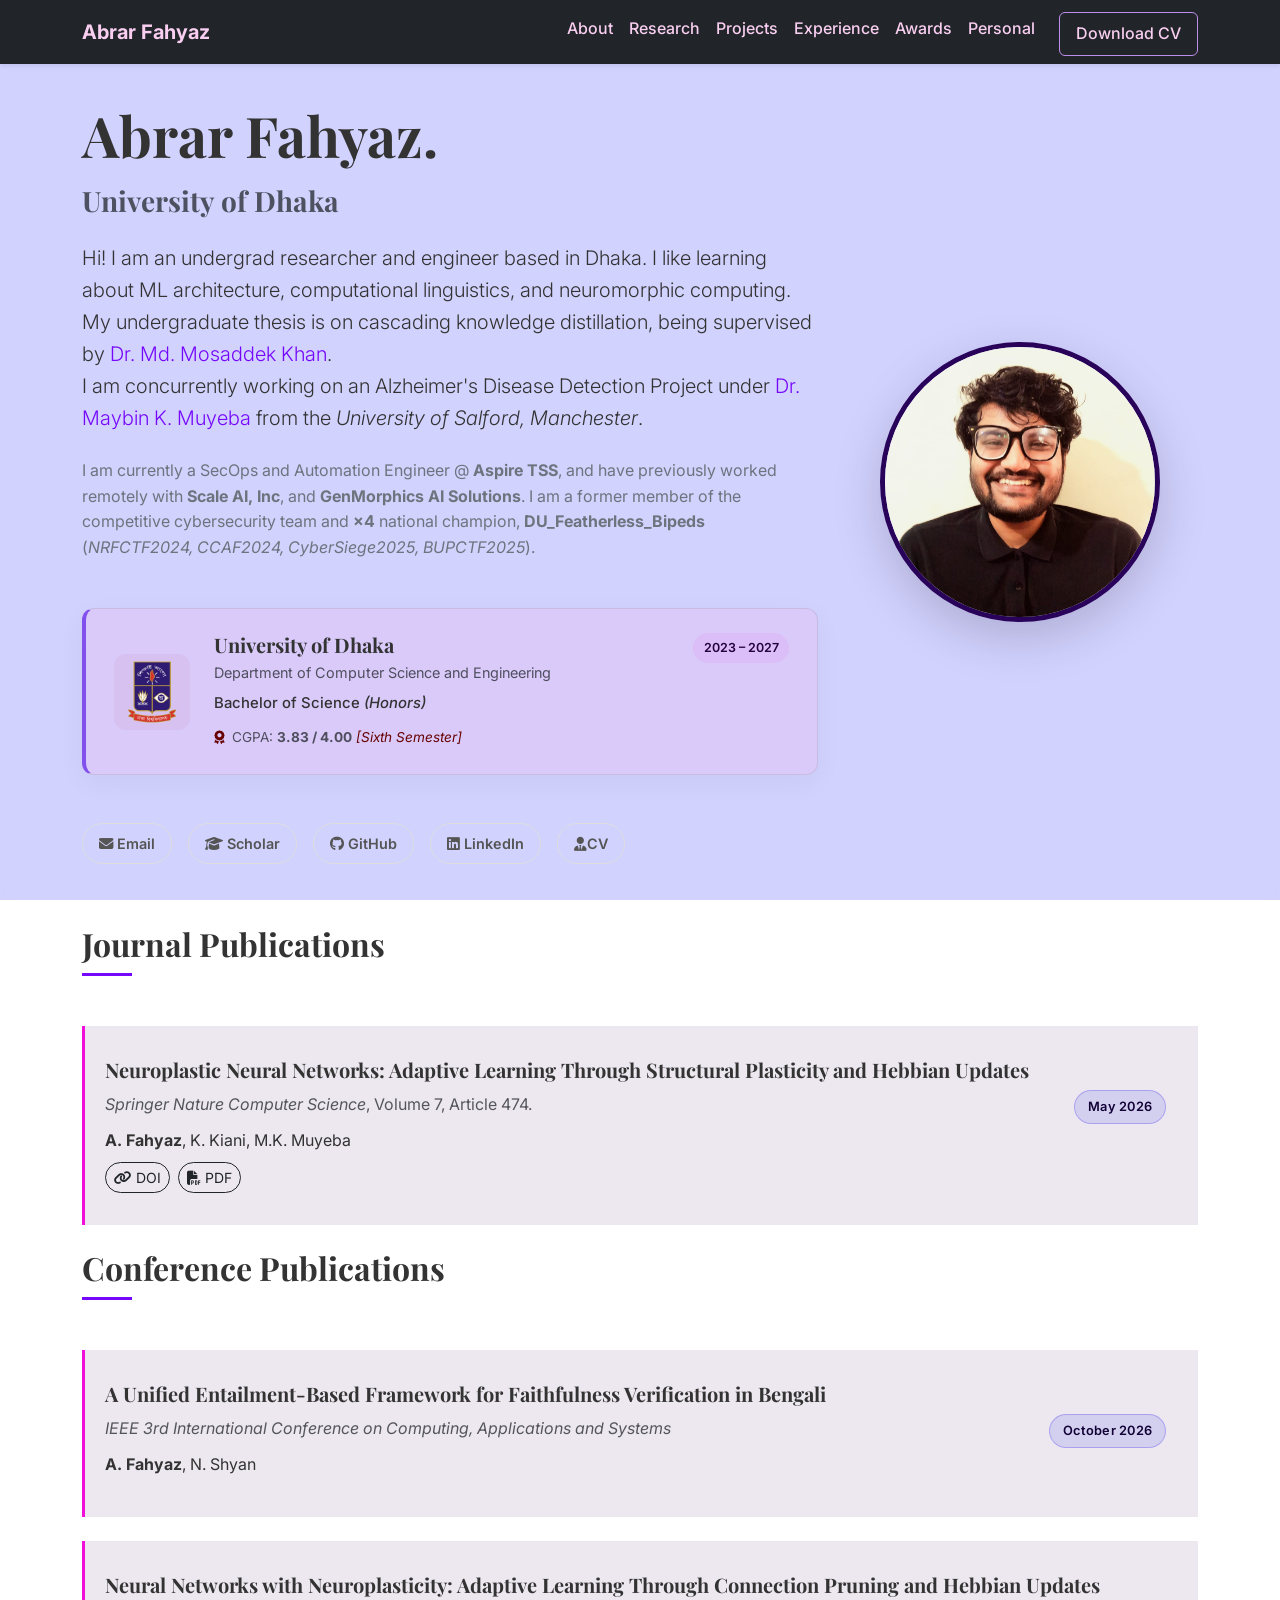
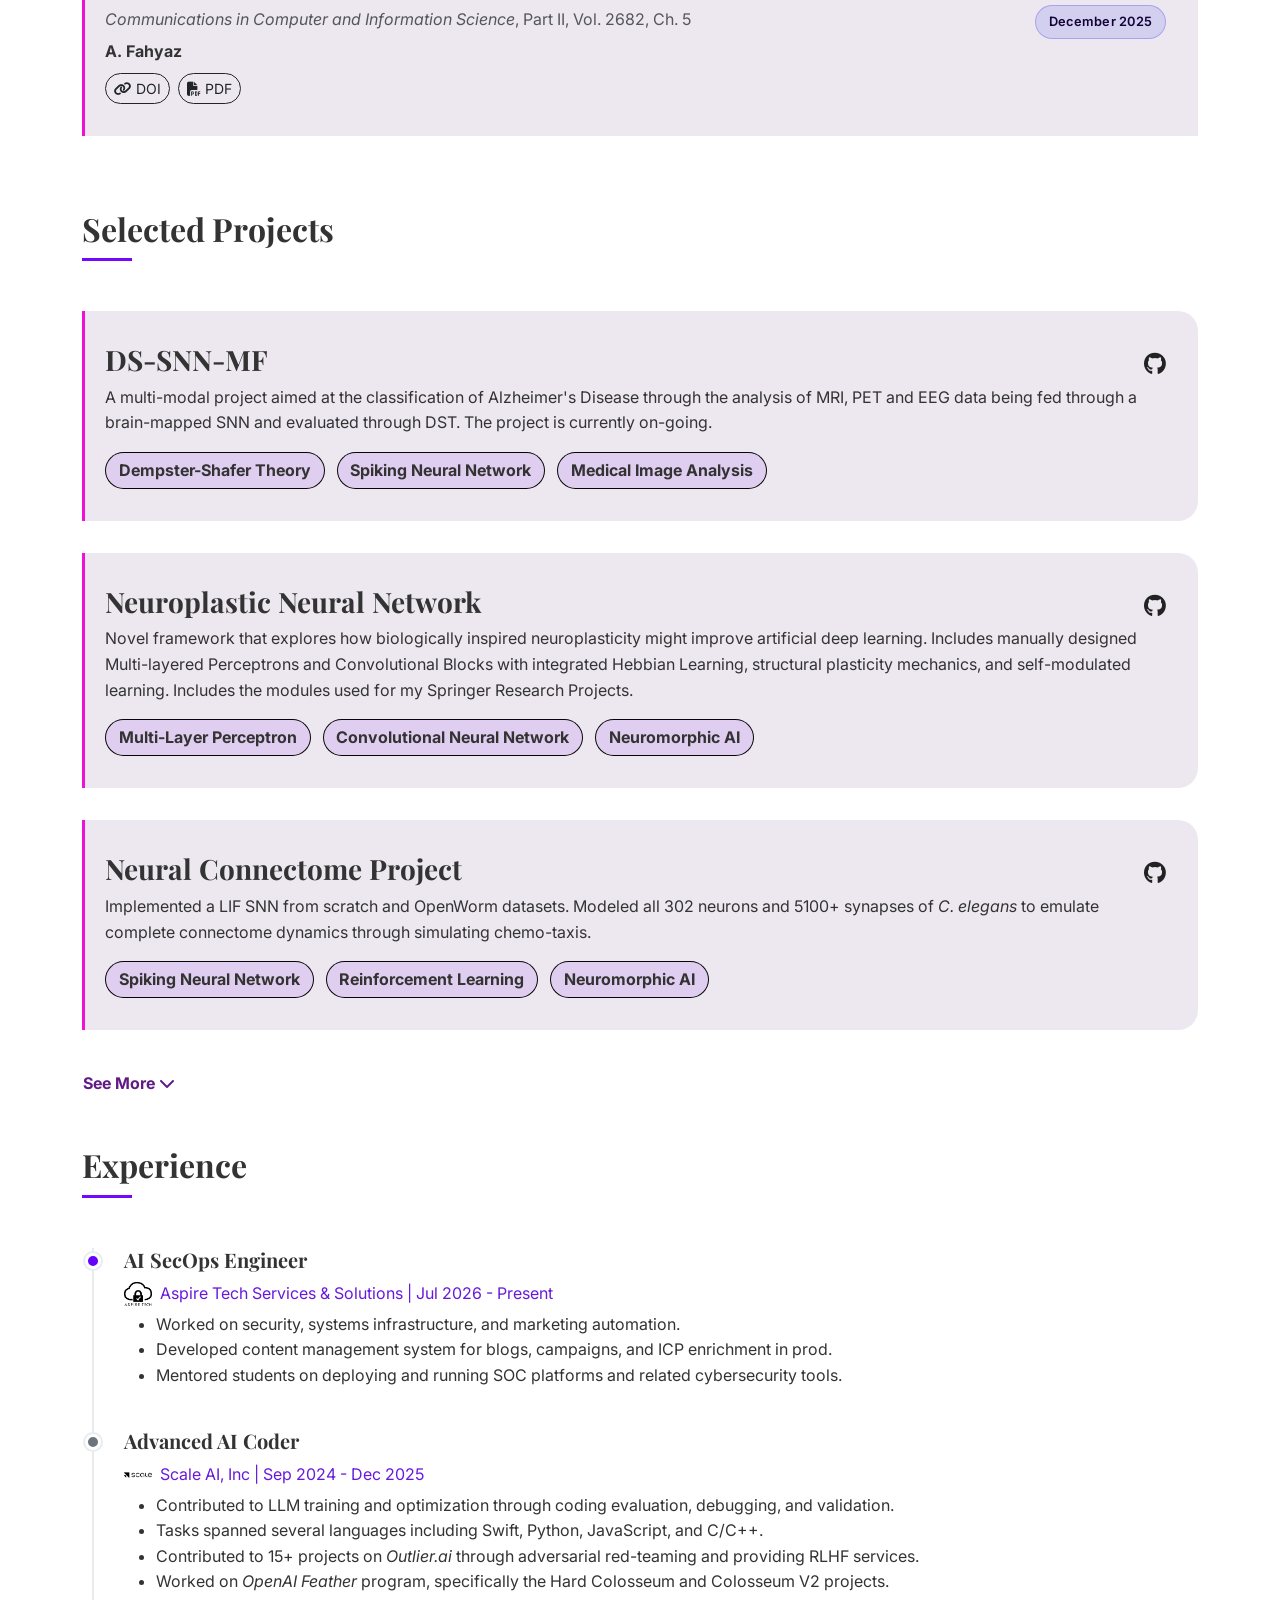
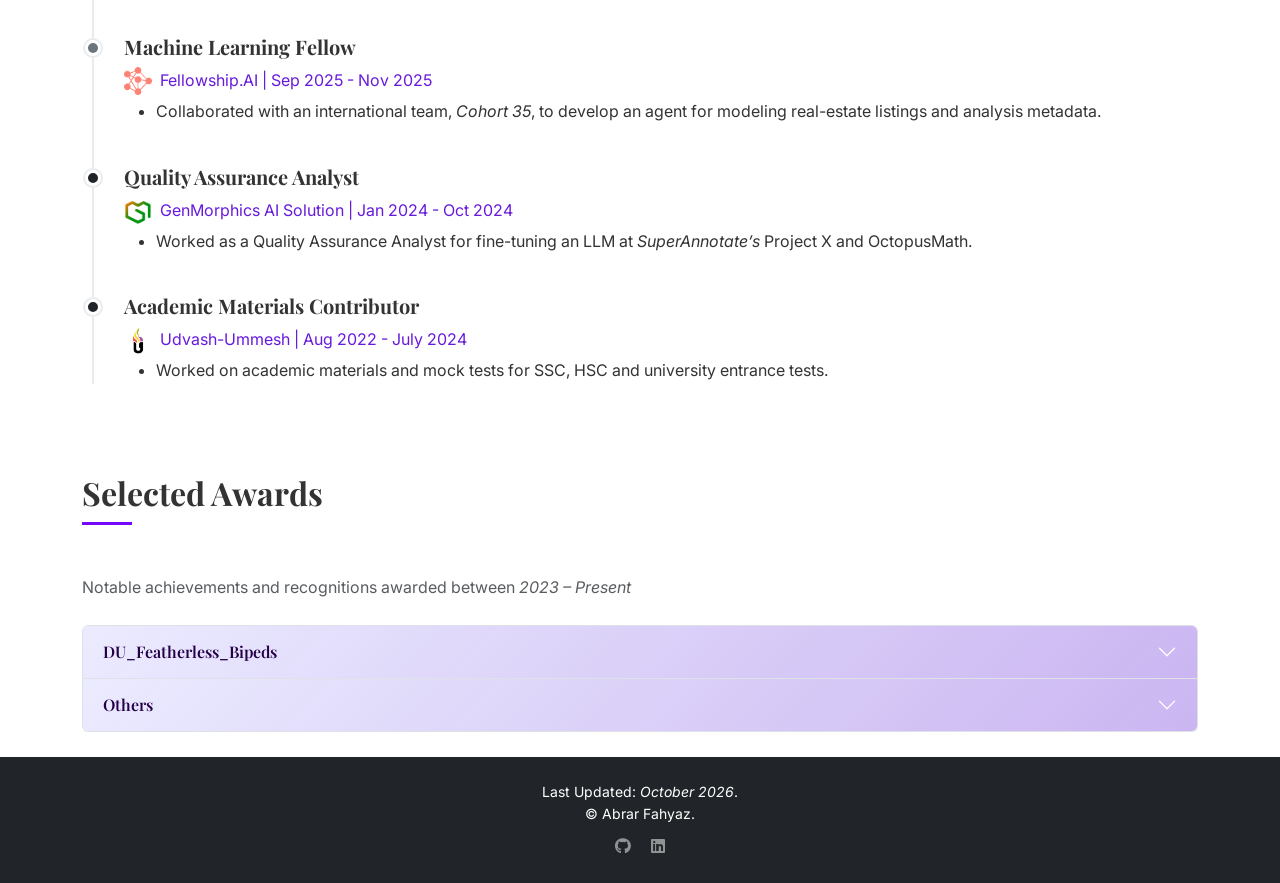
<file: index.html>
<!doctype html>
<html lang="en">

<head>
  <meta charset="utf-8">
  <meta name="viewport" content="width=device-width, initial-scale=1">
  <title>Abrar Fahyaz | Personal Site</title>
  <meta name="description" content="Abrar Fahyaz — student researcher and CS engineer working with agentic AI, brain-inspired computing, and machine learning.">
  <link rel="apple-touch-icon" sizes="180x180" href="./component/Favicon/apple-touch-icon.png">
  <link rel="icon" type="image/png" sizes="32x32" href="./component/Favicon/favicon-32x32.png">
  <link rel="icon" type="image/png" sizes="16x16" href="./component/Favicon/favicon-16x16.png">
  <link rel="manifest" href="./component/Favicon/site.webmanifest">
  <link href="https://cdn.jsdelivr.net/npm/bootstrap@5.3.0/dist/css/bootstrap.min.css" rel="stylesheet">
  <link href="https://cdnjs.cloudflare.com/ajax/libs/font-awesome/6.4.0/css/all.min.css" rel="stylesheet" />
  <link href="https://fonts.googleapis.com/css2?family=Inter:wght@300;400;600;700&family=Playfair+Display:wght@700&display=swap" rel="stylesheet">
  <link rel="stylesheet" href="./util/styles.css">
</head>

<body data-bs-spy="scroll" data-bs-target="#navbar-main" data-bs-offset="100">
  <!-- Canvas -->
  <canvas id="canva"></canvas>

  <!-- NavBar -->
  <nav id="navbar-main" class="navbar navbar-expand-lg fixed-top navbar-dark bg-dark shadow-sm">
    <div class="container">
      <a class="navbar-brand fw-bold brand-white" href="#">Abrar Fahyaz</a>
      <button class="navbar-toggler" type="button" data-bs-toggle="collapse" data-bs-target="#navbarNav">
        <span class="navbar-toggler-icon"></span>
      </button>
      <div class="collapse navbar-collapse justify-content-end" id="navbarNav">
        <ul class="navbar-nav">
          <li class="nav-item"><a class="nav-link" href="#about">About</a></li>
          <li class="nav-item"><a class="nav-link" href="#publications">Research</a></li>
          <li class="nav-item"><a class="nav-link" href="#projects">Projects</a></li>
          <!-- <li class="nav-item"><a class="nav-link" href="#education">Education</a></li> -->
          <li class="nav-item"><a class="nav-link" href="#experience">Experience</a></li>
          <li class="nav-item"><a class="nav-link" href="#awards">Awards</a></li>
          <li class="nav-item"><a class="nav-link" id="personalBtn" href="./component/otherPage.html#pers">Personal</a></li>
          <li class="nav-item">
            <a class="nav-link cv-btn ms-lg-3 px-3 btn-sm mt-1"
            href="./resources/resume.pdf"
            target="_blank">
                Download CV
            </a>
        </li>
        </ul>
      </div>
    </div>
  </nav>

  <!-- About -->
  <section id="about" class="d-flex align-items-center min-vh-100 section-padding">
    <div class="container">
      <div class="row align-items-center">
        <div class="col-lg-4 text-center order-lg-2 mb-4 mb-lg-0">
          <div class="photo-wrapper">
            <img src="./resources/myPic.jpg" alt="Abrar Fahyaz" class="img-fluid rounded-circle shadow-lg profile-photo">
          </div>
        </div>
        <div class="col-lg-8 order-lg-1">
          <h1 class="display-4 fw-bold mb-3">Abrar Fahyaz.</h1>
          <h3 class="text-muted mb-4"><span>University of Dhaka</span></h3>
          <p class="lead mb-4">
            Hi! I am an undergrad researcher and engineer based in Dhaka. I like learning about ML architecture, computational linguistics, and neuromorphic computing.
            <br>
            My undergraduate thesis is on cascading knowledge distillation, being supervised by <a href="https://www.du.ac.bd/faculty/faculty_details/CSE/2557">Dr. Md. Mosaddek Khan</a>.
            <br>
            I am concurrently working on an Alzheimer's Disease Detection Project under <a href="https://www.salford.ac.uk/our-staff/maybin-muyeba">Dr. Maybin K. Muyeba</a> from the <i>University of Salford, Manchester</i>.
          </p>
          <p class="text-secondary mb-5">
            I am currently a SecOps and Automation Engineer @ <strong>Aspire TSS</strong>, and have previously worked remotely with <strong>Scale AI, Inc</strong>, and <strong>GenMorphics AI Solutions</strong>. I am a former member of the competitive cybersecurity team and <b>×4</b> national champion, <strong>DU_Featherless_Bipeds</strong> (<i>NRFCTF2024, CCAF2024, CyberSiege2025, BUPCTF2025</i>). 
          </p>
          <!-- Education Card -->
          <div class="education-card mb-5">
            <div class="education-logo">
              <img src="./resources/logos/du.png" alt="University of Dhaka logo" class="img-fluid">
            </div>
            <div class="education-details">
              <div class="education-header">
                <div>
                  <h5 class="education-university">University of Dhaka</h5>
                  <p class="education-department mb-2">
                    Department of Computer Science and Engineering
                  </p>
                </div>
                <span class="education-period">2023 – 2027</span>
              </div>
              <p class="education-degree mb-2">Bachelor of Science <i>(Honors)</i></p>
              <div class="education-result">
                <i class="fas fa-award"></i>
                <span>CGPA: <strong>3.83 / 4.00</strong> <i>[Sixth Semester]</i></span>
              </div>
            </div>
          </div>
          
          <div class="d-flex gap-3">
            <a href="mailto:abrar-2021211182@cs.du.ac.bd" class="social-btn"><i class="fas fa-envelope"></i> Email</a>
            <a href="https://scholar.google.com/citations?user=q8gWshUAAAAJ&hl=en" class="social-btn"><i class="fas fa-graduation-cap"></i> Scholar</a>
            <a href="https://github.com/abrr-fhyz" class="social-btn"><i class="fab fa-github"></i> GitHub</a>
            <a href="https://www.linkedin.com/in/abrar-fahyaz/" class="social-btn"><i class="fab fa-linkedin"></i> LinkedIn</a>
            <a href="./resources/resume.pdf" class="social-btn" target="_blank"><i class="fas fa-user-tie"></i>CV</a>
          </div>
        </div>
      </div>
    </div>
  </section>

  <!-- Research -->
  <section id="publications" class="section-padding">
    <div class="container">
      <h2 class="section-title">Journal Publications</h2>
      <!-- <p class="text-muted mb-5">For a full list, please visit my <a href="https://scholar.google.com/citations?user=q8gWshUAAAAJ&hl=en">Google Scholar</a>.</p>
    -->
      <div class="publication-card mb-4">
        <div class="row">
          <div class="col-md-12">
            <h5 class="fw-bold">Neuroplastic Neural Networks: Adaptive Learning Through Structural Plasticity and Hebbian Updates</h5>
            <div class="d-flex justify-content-between align-items-center mb-1">
              <p class="mb-1 text-muted"><em>Springer Nature Computer Science</em>, Volume 7, Article 474.</p>
              <p class="publication-date mb-0">May 2026</p>
            </div>
            <p class="mb-2"><strong>A. Fahyaz</strong>, K. Kiani, M.K. Muyeba</p>
            <div class="d-flex gap-2">
              <a href="https://link.springer.com/article/10.1007/s42979-026-04932-7" class="btn btn-outline-dark btn-sm rounded-pill"><i class="fas fa-link"></i> DOI</a>
              <a href="https://rdcu.be/fkPxp" class="btn btn-outline-dark btn-sm rounded-pill"><i class="fas fa-file-pdf"></i> PDF</a>
            </div>
          </div>
        </div>
      </div>

    </div>
    <div class="container">
      <h2 class="section-title">Conference Publications</h2>
      <!-- <p class="text-muted mb-5">For a full list, please visit my <a href="https://scholar.google.com/citations?user=q8gWshUAAAAJ&hl=en">Google Scholar</a>.</p>
   
      <div class="publication-card mb-4">
        <div class="row">
          <div class="col-md-12">
            <h5 class="fw-bold">DS-SNN: A Dempster-Shafer Evidential Spiking Neural Network Framework for Dementia Classification</h5>
            <div class="d-flex justify-content-between align-items-center mb-1">
              <p class="mb-1 text-muted"><em>2nd International Conference on Data Science, AI and Applications</em></p>
              <p class="publication-date mb-0">December 2026</p>
            </div>
            <p class="mb-2"><strong>A. Fahyaz</strong>, M.K. Muyeba, D. Muyeba, M. Saraee</p>
            <div class="d-flex gap-2">
              <a href="https://link.springer.com/article/10.1007/s42979-026-04932-7" class="btn btn-outline-dark btn-sm rounded-pill"><i class="fas fa-link"></i> DOI</a>
              <a href="https://rdcu.be/fkPxp" class="btn btn-outline-dark btn-sm rounded-pill"><i class="fas fa-file-pdf"></i> PDF</a>
            </div>
          </div>
        </div>
      </div>
       -->

      <div class="publication-card mb-4">
        <div class="row">
          <div class="col-md-12">
            <h5 class="fw-bold">A Unified Entailment-Based Framework for Faithfulness Verification in Bengali</h5>
            <div class="d-flex justify-content-between align-items-center mb-1">
              <p class="mb-1 text-muted"><em>IEEE 3rd International Conference on Computing, Applications and Systems</em></p>
              <p class="publication-date mb-0">October 2026</p>
            </div>
            <p class="mb-2"><strong>A. Fahyaz</strong>, N. Shyan</p>
            <!--
            <div class="d-flex gap-2">
              <a href="https://link.springer.com/article/10.1007/s42979-026-04932-7" class="btn btn-outline-dark btn-sm rounded-pill"><i class="fas fa-link"></i> DOI</a>
              <a href="https://rdcu.be/fkPxp" class="btn btn-outline-dark btn-sm rounded-pill"><i class="fas fa-file-pdf"></i> PDF</a>
            </div>
            -->
          </div>
        </div>
      </div>

      <div class="publication-card mb-4">
        <div class="row">
          <div class="col-md-12">
            <h5 class="fw-bold">Neural Networks with Neuroplasticity: Adaptive Learning Through Connection Pruning and Hebbian Updates</h5>
            <div class="d-flex justify-content-between align-items-center mb1">
              <p class="mb-1 text-muted"><em>Communications in Computer and Information Science</em>, Part II, Vol. 2682, Ch. 5</p>
              <p class="publication-date mb-0">December 2025</p>
            </div>
            <p class="mb-2"><strong>A. Fahyaz</strong></p>
            <div class="d-flex gap-2">
              <a href="https://link.springer.com/chapter/10.1007/978-3-032-11352-8_5" class="btn btn-outline-dark btn-sm rounded-pill"><i class="fas fa-link"></i> DOI</a>
              <a href="./resources/Paper-99-Final.pdf" class="btn btn-outline-dark btn-sm rounded-pill"><i class="fas fa-file-pdf"></i> PDF</a>
            </div>
          </div>
        </div>
      </div>
    </div>
  </section>

  <!-- <section id="publications" class="section-padding">

       <div class="collapse" id="publicationCollapse">  
      </div>
      <button class="btn btn-link see-more-btn text-decoration-none fw-bold p-0 mt-2" type="button" data-bs-toggle="collapse" data-bs-target="#publicationCollapse" aria-expanded="false" aria-controls="publicationCollapse" id="publicationBtn" onclick="toggleBtnText(this)">See More <i class="fas fa-chevron-down"></i></button>
    </div> 
  </section> -->

  <!-- Projects -->
  <section id="projects" class="section-padding">
    <div class="container">

      <h2 class="section-title">Selected Projects</h2>
      <div class="project-showcase">
        <div class="project-entry">
            <div class="project-header">
              <h3>DS-SNN-MF</h3>
              <div class="project-links">
                <a href="https://github.com/abrr-fhyz/DS-SNN-MF">
                  <i class="fab fa-github"></i>
                </a>
              </div>
            </div>
            <p>
            A multi-modal project aimed at the classification of Alzheimer's Disease through the analysis of MRI, PET and EEG data being fed through a brain-mapped SNN and evaluated through DST. The project is currently on-going.
            </p>
            <div class="project-tags">
              <span>Dempster-Shafer Theory</span>
              <span>Spiking Neural Network</span>
              <span>Medical Image Analysis</span>
            </div>
          </div>

        <div class="project-entry">
            <div class="project-header">
              <h3>Neuroplastic Neural Network</h3>
              <div class="project-links">
                <a href="https://github.com/abrr-fhyz/neuroplasticProject">
                  <i class="fab fa-github"></i>
                </a>
              </div>
            </div>
            <p>
            Novel framework that explores how biologically inspired neuroplasticity might improve artificial deep learning. Includes manually designed Multi-layered Perceptrons and Convolutional Blocks with integrated Hebbian Learning, structural plasticity mechanics, and self-modulated learning. Includes the modules used for my Springer Research Projects.
            </p>
            <div class="project-tags">
              <span>Multi-Layer Perceptron</span>
              <span>Convolutional Neural Network</span>
              <span>Neuromorphic AI</span>
            </div>
          </div>

        <div class="project-entry">
          <div class="project-header">
            <h3>Neural Connectome Project</em></h3>
            <div class="project-links">
              <a href="https://github.com/abrr-fhyz/spike-net">
                <i class="fab fa-github"></i>
              </a>
            </div>
          </div>
          <p>
            Implemented a LIF SNN from scratch and OpenWorm datasets. Modeled all 302 neurons and 5100+ synapses of <em>C. elegans</em> to emulate complete connectome dynamics through simulating chemo-taxis.
          </p>

          <div class="project-tags">
            <span>Spiking Neural Network</span>
            <span>Reinforcement Learning</span>
            <span>Neuromorphic AI</span>
          </div>
        </div>

        <!-- Hidden projects -->
        
        <div class="collapse" id="projectCollapse">

          <div class="project-entry">
            <div class="project-header">
              <h3>PulseTrace</h3>
              <div class="project-links">
                <a href="https://github.com/abrr-fhyz/PulseTrace">
                  <i class="fab fa-github"></i>
                </a>
              </div>
            </div>
            <p>
              Agentic AI agent capable of scraping social media, and summarizing sentiment through FAISS + BM25
              with rerankers, and a RAG pipeline. Optional PDF briefing and AI corpus integrated with
              application following BYOK. Beats Last30Days on <b>nDCG@5</b> by <i>38%</i>, and on <b>precision@5 and mean norm</b> by roughly <i>14%</i>.
            </p>
            <div class="project-tags">
              <span>LangGraph</span>
              <span>Hybrid RAG</span>
              <span>Model Context Protocol</span>
              <span>Agentic AI</span>
            </div>
          </div>

          <div class="project-entry">
            <div class="project-header">
              <h3>N_Avram: Sentiment Analysis Framework</h3>

              <div class="project-links">
                <a href="https://github.com/abrr-fhyz/N_Avram">
                  <i class="fab fa-github"></i>
                </a>
              </div>
            </div>
            <p>
              Random Forest based sentiment classifier using TF-IDF, n-grams, and lemmatization achieving ~84% accuracy on IMDB. Project was presented at the DURS Undergraduate Research Summit, and was awarded at the DU TMT-P.
            </p>
            <div class="project-tags">
              <span>Natural Language Processing</span>
            </div>
          </div>

          <div class="project-entry">
            <div class="project-header">
              <h3>EasyForm AI</h3>

              <div class="project-links">
                <a href="https://github.com/orgs/EasyFormAI/repositories">
                  <i class="fab fa-github"></i>
                </a>
              </div>
            </div>
            <p>
              LLM-powered document processing platform for automated form filling with information extraction and chatbot assistance.
            </p>
            <div class="project-tags">
              <span>LLM Integration</span>
              <span>Hybrid RAG</span>
              <span>OCR Automation</span>
            </div>
          </div>

          <div class="project-entry">
          <div class="project-header">
            <h3>ChaOS: Turing-Complete OS Emulator</h3>
            <div class="project-links">
              <a href="https://github.com/abrr-fhyz/chaOS">
                <i class="fab fa-github"></i>
              </a>
              <a href="https://youtu.be/a18sfySZBDI">
                <i class="fab fa-youtube"></i>
              </a>
            </div>
          </div>
          <p>
            Fully functional OS with virtual memory, process scheduling, I/O handling, filesystem, shell layers, and a custom ISA with a compiler toolchain enabling Turing-complete execution.
          </p>

          <div class="project-tags">
            <span>C/C++</span>
            <span>ISA Design</span>
            <span>Operating Systems</span>
          </div>
        </div>


          <div class="project-entry">
            <div class="project-header">
              <h3>P2P Video Streaming Platform</h3>
              <div class="project-links">
                <a href="https://github.com/abrr-fhyz/Peer2PeerNetwork">
                  <i class="fab fa-github"></i>
                </a>
              </div>
            </div>
            <p>
              Distributed peer-to-peer streaming system with DHT-based
              discovery, progressive playback, integrity checks, and a
              FastAPI backend.
            </p>

            <div class="project-tags">
              <span>Decentralized TCP</span>
              <span>Distributed Hash Table</span>
              <span>FastAPI</span>
              <span>StreamLit</span>
            </div>
          </div>

          <div class="project-entry">
            <div class="project-header">
              <h3>Theia: Photo Sharing Platform</h3>
              <div class="project-links">
                <a href="https://youtu.be/cqLra_9JPLM">
                  <i class="fab fa-youtube"></i>
                </a>
              </div>
            </div>
            <p>
              Flutter-based social photo platform featuring real-time
              synchronization, facial recognition, geo-clustering, and
              image editing.
            </p>
            <div class="project-tags">
              <span>Dart</span>
              <span>Flutter</span>
              <span>Firebase</span>
              <span>ML Toolkit</span>
            </div>
          </div>

          <div class="project-entry">
          <div class="project-header">
            <h3>Strategic War Simulator</h3>

            <div class="project-links">
              <a href="https://github.com/abrr-fhyz/War-Simulator">
                <i class="fab fa-github"></i>
              </a>
              <a href="https://youtu.be/9fNIDih7QWg?si=n9hUHUopTU9UJ7O-">
                <i class="fab fa-youtube"></i>
              </a>
              <a href="https://www.thedailystar.net/campus/campus/news/du-student-creates-1971-liberation-war-time-lapse-map-military-perspective-3711991">
                <i class="fas fa-newspaper"></i>
              </a>
            </div>
          </div>
          <p>
            Military simulation platform featuring troop movement
            visualization, battle timelines, historical scenarios, and
            persistent campaign support. Featured in The Daily Star.
          </p>
          <div class="project-tags">
            <span>Java</span>
            <span>JavaFx</span>
          </div>
        </div>

        <div class="project-entry">
            <div class="project-header">
              <h3>ShN Text Editor</h3>
              <div class="project-links">
                <a href="https://github.com/abrr-fhyz/ShN-Editor_Windows">
                  <i class="fab fa-github"></i>
                </a>
                <a href="https://youtu.be/U8ZuzUVwA_E?si=DS7flil6WKhZO-oK">
                  <i class="fab fa-youtube"></i>
                </a>
              </div>
            </div>
            <p>
              A cross-platform text editor with syntax highlighting and compilation support, alongside document analysis tools and integrated file explorer.
            </p>
            <div class="project-tags">
              <span>C/C++</span>
              <span>Qt</span>
            </div>
          </div>

        </div>

        <button class="btn btn-link see-more-btn text-decoration-none fw-bold p-0 mt-2" type="button" data-bs-toggle="collapse" data-bs-target="#projectCollapse" onclick="toggleBtnText(this)">See More <i class="fas fa-chevron-down"></i></button>

      </div>
    </div>
  </section>

  <!-- Experience -->
  <section id="experience" class="section-padding">
    <div class="container">
      <h2 class="section-title">Experience</h2>
      <div class="timeline">

        <div class="timeline-item">
          <div class="timeline-dot"></div>
          <div class="timeline-content">
            <h5 class="fw-bold">AI SecOps Engineer</h5>
            <div class="timeline-org mb-1 d-flex align-items-center gap-2">
              <img src="./resources/logos/aspire.png" alt="Aspire TSS" class="company-logo">
              <span>Aspire Tech Services & Solutions | Jul 2026 - Present</span>
            </div>
            <ul>
              <li>Worked on security, systems infrastructure, and marketing automation.</li>
              <li>Developed content management system for blogs, campaigns, and ICP enrichment in prod.</li>
              <li>Mentored students on deploying and running SOC platforms and related cybersecurity tools.</li>
            </ul>
          </div>
        </div>
        
        <div class="timeline-item">
          <div class="timeline-dot bg-secondary"></div>
          <div class="timeline-content">
            <h5 class="fw-bold">Advanced AI Coder</h5>
            <div class="timeline-org mb-1 d-flex align-items-center gap-2">
              <img src="./resources/logos/scale.png" alt="Scale AI, Inc" class="company-logo">
              <span>Scale AI, Inc | Sep 2024 - Dec 2025</span>
            </div>
            <ul>
              <li>Contributed to LLM training and optimization through coding evaluation, debugging, and validation.</li>
              <li>Tasks spanned several languages including Swift, Python, JavaScript, and C/C++.</li>
              <li>Contributed to 15+ projects on <i>Outlier.ai</i> through adversarial red-teaming and providing RLHF services.</li>
              <li>Worked on <i>OpenAI Feather</i> program, specifically the Hard Colosseum and Colosseum V2 projects.</li>
            </ul>
          </div>
        </div>

        <div class="timeline-item">
          <div class="timeline-dot bg-secondary"></div>
          <div class="timeline-content">
            <h5 class="fw-bold">Machine Learning Fellow</h5>
            <div class="timeline-org mb-1 d-flex align-items-center gap-2">
              <img src="./resources/logos/fellowship.png" alt="FellowshipAI" class="company-logo">
              <span>Fellowship.AI | Sep 2025 - Nov 2025</span>
            </div>
            <ul>
              <li>Collaborated with an international team, <i>Cohort 35</i>, to develop an agent for modeling real-estate listings and analysis metadata.</li>
            </ul>
          </div>
        </div>

        <div class="timeline-item">
          <div class="timeline-dot bg-dark"></div>
          <div class="timeline-content">
            <h5 class="fw-bold">Quality Assurance Analyst</h5>
            <div class="timeline-org mb-1 d-flex align-items-center gap-2">
              <img src="./resources/logos/genmorph.png" alt="GenMorphics AI" class="company-logo">
              <span>GenMorphics AI Solution | Jan 2024 - Oct 2024</span>
            </div>
            <ul>
              <li>Worked as a Quality Assurance Analyst for fine-tuning an LLM at <i>SuperAnnotate’s</i> Project X and OctopusMath.</li>
            </ul>
          </div>
        </div>

        <div class="timeline-item">
          <div class="timeline-dot bg-dark"></div>
          <div class="timeline-content">
            <h5 class="fw-bold">Academic Materials Contributor</h5>
            <div class="timeline-org mb-1 d-flex align-items-center gap-2">
              <img src="./resources/logos/udvash.png" alt="Udvash" class="company-logo">
              <span>Udvash-Ummesh | Aug 2022 - July 2024</span>
            </div>
            <ul>
              <li>Worked on academic materials and mock tests for SSC, HSC and university entrance tests.</li>
            </ul>
          </div>
        </div>

      </div>
    </div>
  </section>

  <!-- Awards -->
  <section id="awards" class="section-padding">
    <div class="container">
      <h2 class="section-title">Selected Awards</h2>
      <p class="text-muted text-left mb-4">
        Notable achievements and recognitions awarded between <i>2023 – Present</i>
      </p>
      <div class="accordion" id="awardsAccordion">
        <div class="accordion-item">
          <h2 class="accordion-header" id="teamHeading">
            <button class="accordion-button collapsed" type="button" data-bs-toggle="collapse" data-bs-target="#teamAwards">
              DU_Featherless_Bipeds
            </button>
          </h2>
          <div id="teamAwards" class="accordion-collapse collapse" data-bs-parent="#awardsAccordion">
            <div class="accordion-body">
              <ul class="list-unstyled">
                <li class="mb-3 d-flex justify-content-between">
                  <div>
                      <strong>Bangladesh University of Professionals CTF</strong><br>
                      <small class="text-muted">Champion | Rank 1 / 110</small>
                  </div>
                  <small class="text-muted"><i>September 2025</i></small>
                </li>
                <li class="mb-3 d-flex justify-content-between">
                  <div>
                    <strong>University of Asia Pacific CyberSiege</strong><br>
                    <small class="text-muted">Champion | Rank 1 / 130</small>
                  </div>
                  <small class="text-muted"><i>May 2025</i></small>
                </li>

                <li class="mb-3 d-flex justify-content-between">
                  <div>
                    <strong>East West University NRFCTF</strong><br>
                    <small class="text-muted">Champion | Rank 1 / 120</small>
                  </div>
                  <small class="text-muted"><i>November 2024</i></small>
                </li>

                <li class="mb-3 d-flex justify-content-between">
                  <div>
                    <strong>CCAF Cyber Hackathon</strong><br>
                    <small class="text-muted">Champion | Rank 1 / 64</small>
                  </div>
                  <small class="text-muted"><i>October 2024</i></small>
                </li>

                <li class="mb-3 d-flex justify-content-between">
                  <div>
                    <strong>Dhaka University Intra-CTF</strong><br>
                    <small class="text-muted">Runner's Up | Rank 3 / 110</small>
                  </div>
                  <small class="text-muted"><i>November 2023</i></small>
                </li>

                <li class="mb-3 d-flex justify-content-between">
                  <div>
                    <strong>Bangladesh University of Engineering and Technology CTF</strong><br>
                    <small class="text-muted">Runner's Up | Rank 4 / 200</small>
                  </div>
                  <small class="text-muted"><i>October 2024</i></small>
                </li>

                <li class="mb-3 d-flex justify-content-between">
                  <div>
                    <strong>Islamic University of Technology CTF</strong><br>
                    <small class="text-muted">Runner's Up | Rank 4 / 100</small>
                  </div>
                  <small class="text-muted"><i>April 2024</i></small>
                </li>

                <li class="mb-3 d-flex justify-content-between">
                  <div>
                    <strong>Bangladesh Armed Forces CyberRaid CTF</strong><br>
                    <small class="text-muted">Runner's Up | Rank 5 / 225</small>
                  </div>
                  <small class="text-muted"><i>February 2025</i></small>
                </li>

                <li class="mb-3 d-flex justify-content-between">
                  <div>
                    <strong>IUT Code-Refactoring Contest</strong><br>
                    <small class="text-muted">Finalist | Rank 7</small>
                  </div>
                  <small class="text-muted"><i>April 2024</i></small>
                </li>

                <li class="mb-3 d-flex justify-content-between">
                  <div>
                    <strong> SUST CSE Carnival</strong><br>
                    <small class="text-muted">Finalist</small>
                  </div>
                  <small class="text-muted"><i>February 2024</i></small>
                </li>

                <!-- More awards -->
              </ul>
            </div>
          </div>
        </div>

        <!-- Individual Awards -->
        <div class="accordion-item">
          <h2 class="accordion-header" id="otherHeading">
            <button class="accordion-button collapsed" type="button" data-bs-toggle="collapse" data-bs-target="#otherAwards">Others</button>
          </h2>
          <div id="otherAwards"
              class="accordion-collapse collapse"
              data-bs-parent="#awardsAccordion">
            <div class="accordion-body">
              <ul class="list-unstyled">
                <li class="mb-3 d-flex justify-content-between">
                  <div>
                    <strong>REACT National Datathon | Temporal Fraud Detection</strong><br>
                    <small class="text-muted">Runner's Up | Rank 2</small>
                  </div>
                  <small class="text-muted"><i>September 2026</i></small>
                </li>
                <li class="mb-3 d-flex justify-content-between">
                  <div>
                    <strong>UAP TechTron | Poster Presentation</strong><br>
                    <small class="text-muted">Runner's Up | Rank 2</small>
                  </div>
                  <small class="text-muted"><i>May 2025</i></small>
                </li>
                <li class="mb-3 d-flex justify-content-between">
                  <div>
                    <strong>Dhaka University Three Minute Thesis - Presentation</strong><br>
                    <small class="text-muted">Runner's Up | Rank 4</small>
                  </div>
                  <small class="text-muted"><i>November 2024</i></small>
                </li>
                <li class="mb-3 d-flex justify-content-between">
                  <div>
                    <strong>Infinity AI Buildfest | Hackathon</strong><br>
                    <small class="text-muted">Finalist</small>
                  </div>
                  <small class="text-muted"><i>June 2026</i></small>
                </li>
                <li class="mb-3 d-flex justify-content-between">
                  <div>
                    <strong>DL Sprint 4.0 | Bengali Speaker Diarization</strong><br>
                    <small class="text-muted">Finalist | Rank 24 / 107</small>
                  </div>
                  <small class="text-muted"><i>February 2026</i></small>
                </li>
                <li class="mb-3 d-flex justify-content-between">
                  <div>
                    <strong>Dhaka University Undergraduate Research Summit</strong><br>
                    <small class="text-muted">Finalist</small>
                  </div>
                  <small class="text-muted"><i>March 2023</i></small>
                </li>

                <!-- More achievements -->
              </ul>
            </div>
          </div>
        </div>
      </div>
    </div>
  </section>

  <div id="footer-placeholder"></div>

  <div id="transition-overlay"></div>
</body>
<script src="https://cdn.jsdelivr.net/npm/bootstrap@5.3.0/dist/js/bootstrap.bundle.min.js"></script>
<script src="./util/script.js"></script>
<script src="./util/otherScript.js"></script>
</html>
</file>
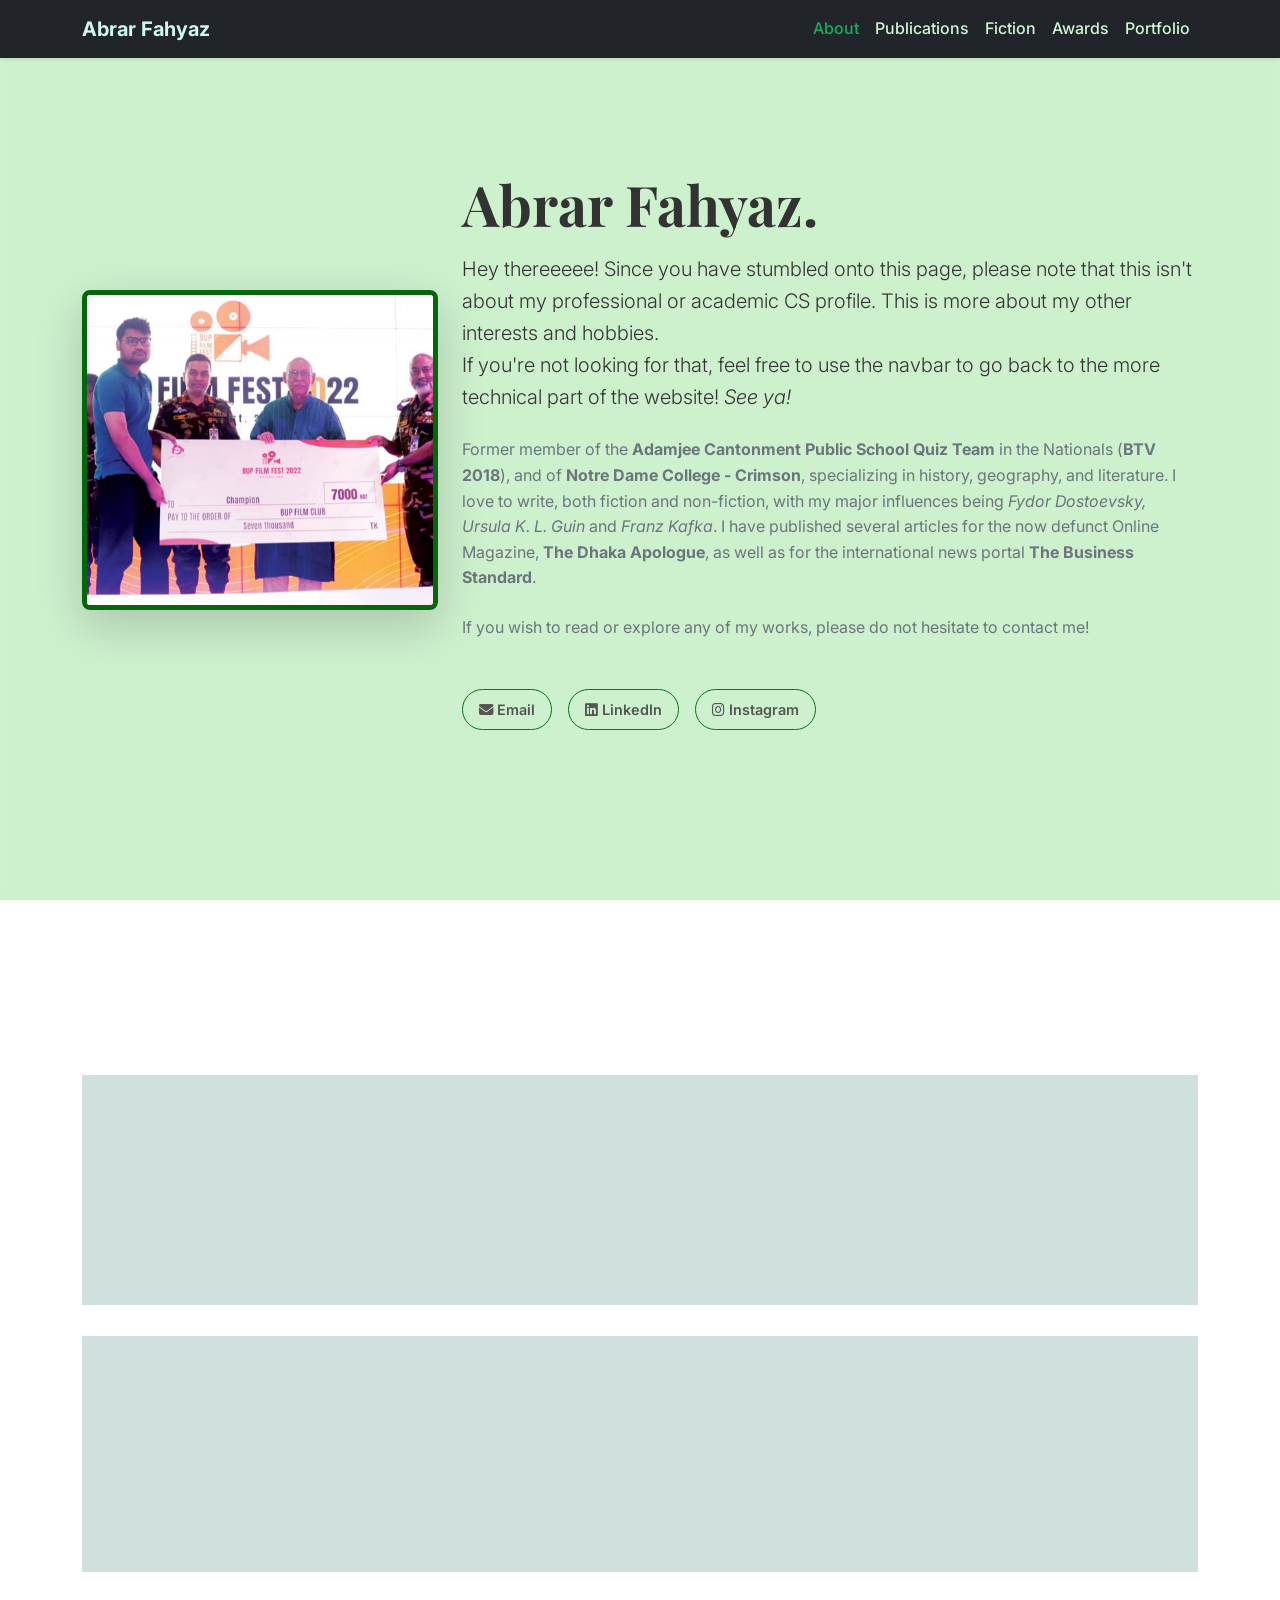
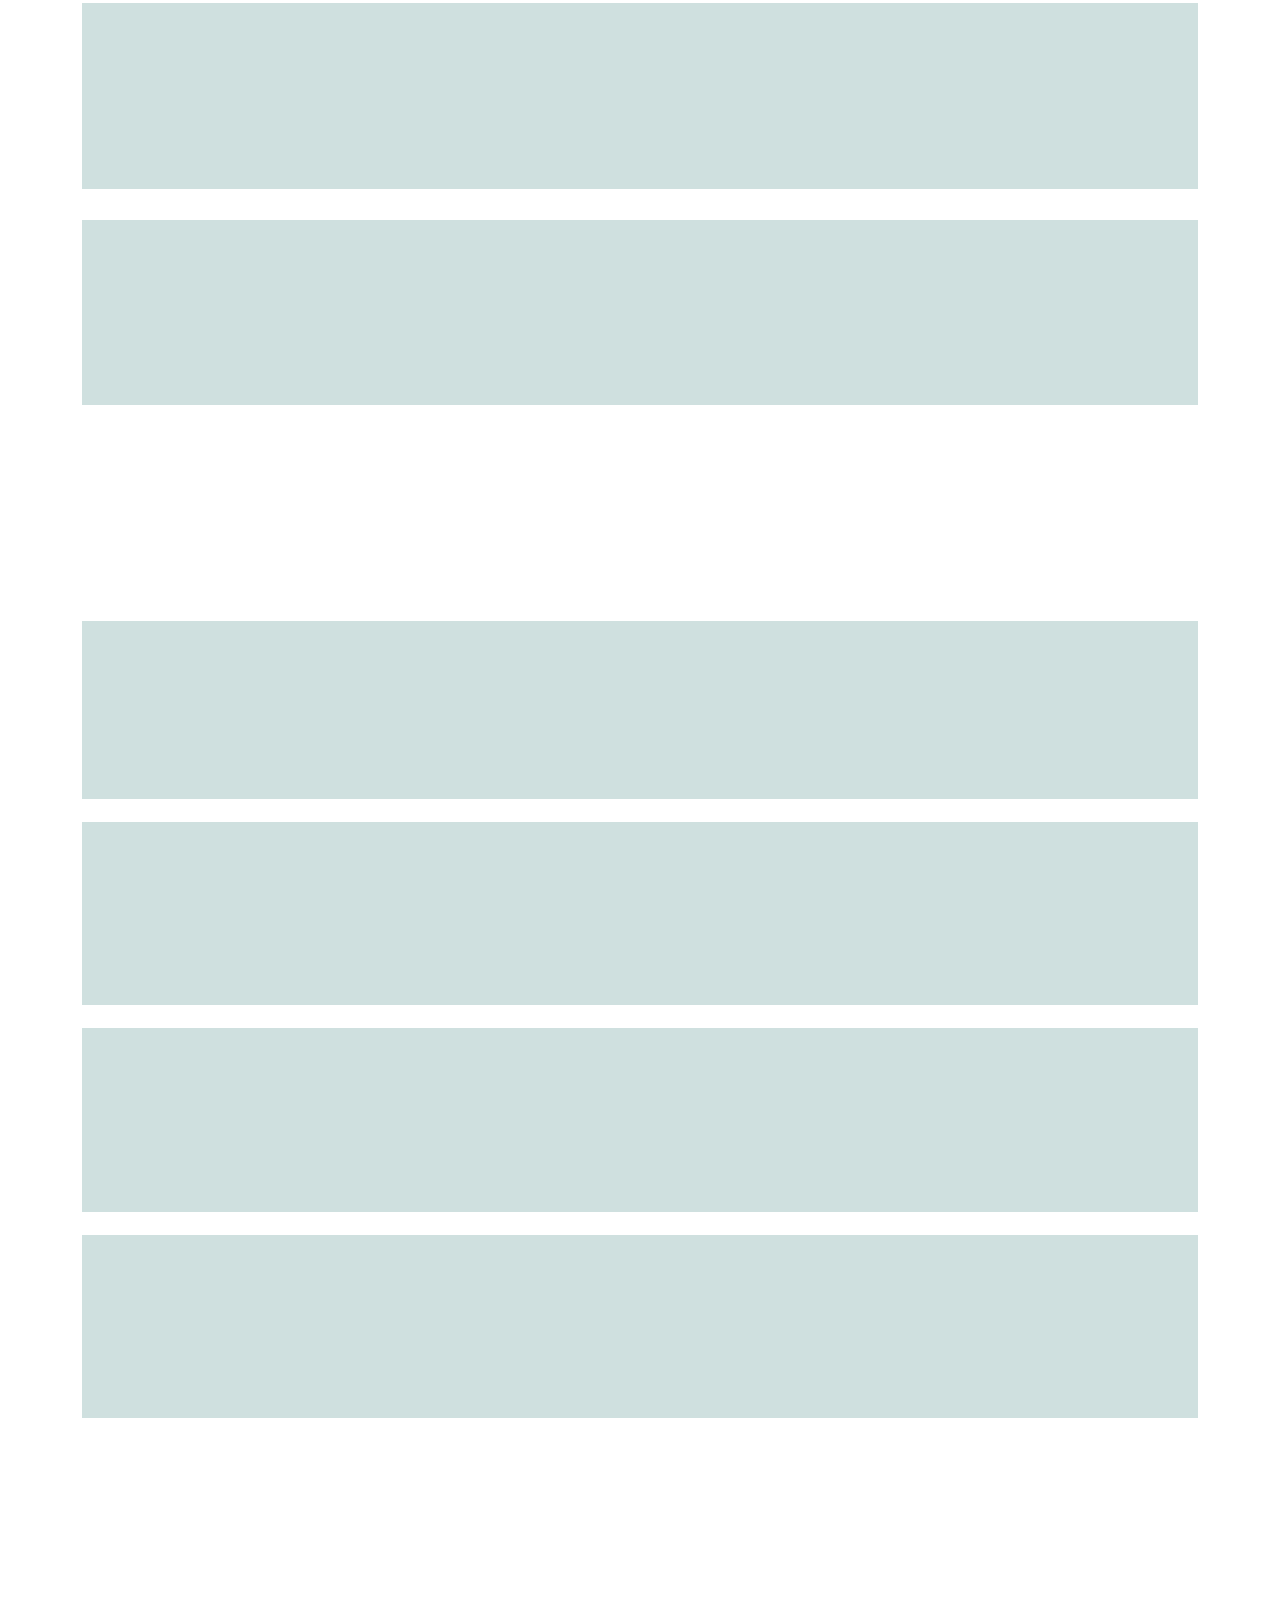
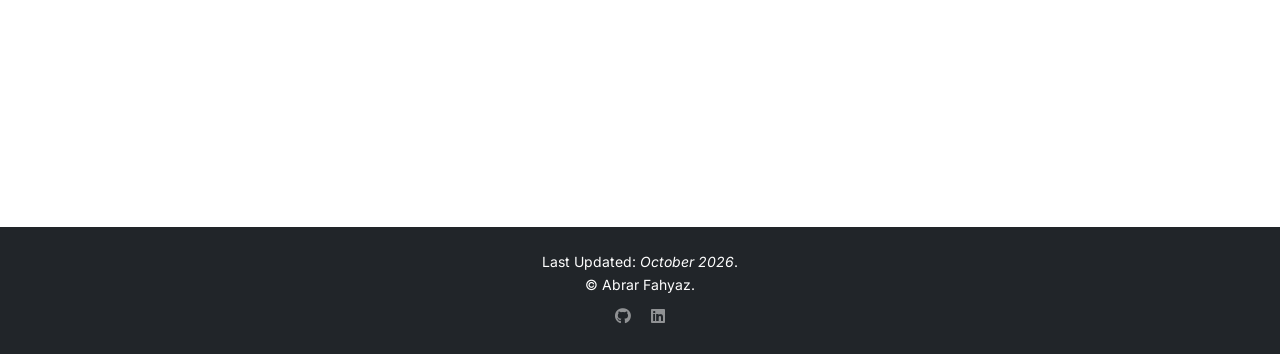
<file: component/otherPage.html>
<!doctype html>
<html lang="en">

<head>
  <meta charset="utf-8">
  <meta name="viewport" content="width=device-width, initial-scale=1">
  <title>Abrar Fahyaz | Personal Site</title>
  <meta name="description" content="Abrar Fahyaz — student researcher and CS engineer working with agentic AI, brain-inspired computing, and machine learning.">
  <link rel="apple-touch-icon" sizes="180x180" href="./Favicon/apple-touch-icon.png">
  <link rel="icon" type="image/png" sizes="32x32" href="./Favicon/favicon-32x32.png">
  <link rel="icon" type="image/png" sizes="16x16" href="./Favicon/favicon-16x16.png">
  <link rel="manifest" href="./Favicon/site.webmanifest">
  <link href="https://cdn.jsdelivr.net/npm/bootstrap@5.3.0/dist/css/bootstrap.min.css" rel="stylesheet">
  <link href="https://cdnjs.cloudflare.com/ajax/libs/font-awesome/6.4.0/css/all.min.css" rel="stylesheet" />
  <link href="https://fonts.googleapis.com/css2?family=Inter:wght@300;400;600;700&family=Playfair+Display:wght@700&display=swap" rel="stylesheet">
  <link rel="stylesheet" href="../util/otherStyles.css">
</head>

<body data-bs-spy="scroll" data-bs-target="#navbar-main" data-bs-offset="100">
  <!-- Canvas -->
  <canvas id="canva"></canvas>

  <!-- NavBar -->
  <nav id="navbar-main" class="navbar navbar-expand-lg fixed-top navbar-dark bg-dark shadow-sm">
    <div class="container">
      <a class="navbar-brand fw-bold brand-white" href="#">Abrar Fahyaz</a>
      <button class="navbar-toggler" type="button" data-bs-toggle="collapse" data-bs-target="#navbarNav">
        <span class="navbar-toggler-icon"></span>
      </button>
      <div class="collapse navbar-collapse justify-content-end" id="navbarNav">
        <ul class="navbar-nav">
          <li class="nav-item"><a class="nav-link" href="./otherPage.html#pers">About</a></li>
          <li class="nav-item"><a class="nav-link" href="./otherPage.html#writings">Publications</a></li>
          <li class="nav-item"><a class="nav-link" href="./otherPage.html#fiction">Fiction</a></li>
          <li class="nav-item"><a class="nav-link" href="./otherPage.html#awards">Awards</a></li>
          <li class="nav-item"><a class="nav-link" id="personalBtn2" href="../index.html#about">Portfolio</a></li>
        </ul>
      </div>
    </div>
  </nav>

  <!-- Personal -->
  <section id="pers" class="d-flex align-items-center min-vh-100 section-padding">
    <div class="container">
      <div class="row align-items-center">
        <div class="col-lg-4 text-center order-lg-1 mb-4 mb-lg-0">
          <div class="photo-wrapper">
            <img src="../resources/bupFest.jpg" alt="Abrar Fahyaz" class="img-fluid rounded-3 shadow-lg profile-photo">
          </div>
        </div>
        <div class="col-lg-8 order-lg-2">
          <h1 class="display-4 fw-bold mb-3">Abrar Fahyaz.</h1>
          <p class="lead mb-4">
            Hey thereeeee! Since you have stumbled onto this page, please note that this isn't about my professional or academic CS profile. This is more about my other interests and hobbies.</i> 
            <br>
             If you're not looking for that, feel free to use the navbar to go back to the more technical part of the website! <i>See ya!</i>
             <!-- My brother in christ, this is a vanity project lmaooooo -->
          </p>
          <p class="text-secondary mb-4">
            Former member of the <strong>Adamjee Cantonment Public School Quiz Team</strong> in the Nationals (<strong>BTV 2018</strong>), and of <strong>Notre Dame College - Crimson</strong>, specializing in history, geography, and literature. I love to write, both fiction and non-fiction, with my major influences being <i>Fydor Dostoevsky, Ursula K. L. Guin</i> and <i>Franz Kafka</i>.  I have published several articles for the now defunct Online Magazine, <strong>The Dhaka Apologue</strong>, as well as for the international news portal <strong>The Business Standard</strong>.  
          </p>
          <p class="text-secondary mb-5">
            If you wish to read or explore any of my works, please do not hesitate to contact me!
          </p>
          <div class="d-flex gap-3">
            <a href="mailto:fahyaz.abrar@gmail.com" class="social-btn"><i class="fas fa-envelope"></i> Email</a>
            <a href="https://www.linkedin.com/in/abrar-fahyaz/" class="social-btn"><i class="fab fa-linkedin"></i> LinkedIn</a>
            <a href="https://www.instagram.com/a_fahyaz/" class="social-btn"><i class="fab fa-instagram"></i> Instagram</a>
          </div>
        </div>
      </div>
    </div>
  </section>

  <!-- Publications -->
  <section id="writings" class="section-padding">
    <div class="container">

      <h2 class="section-title">Selected Writings</h2>
      <p class="text-muted text-left mb-4">
        Though not an exhaustive list, these include some of the non-fiction literary works I'm most proud of.
      </p>
      <div class="project-showcase">

        <div class="project-entry">
            <div class="project-header">
              <h3>Induced Demand and Why Dhaka's Traffic Woes Might Soon Get Worse</h3>
              <div class="project-links">
              <a href="https://www.tbsnews.net/thoughts/why-dhakas-traffic-woes-might-soon-get-worse-576962">
                <i class="fas fa-newspaper"></i> The Business Standard
              </a>
              </div>
            </div>
            <p>
              A news report on how the newly inaugurated Dhaka Expressway will likely increase congestion in the long run.
            </p>
            <div class="project-tags">
              <span>Urban Planning</span>
              <span>Transit Infrastructure</span>
            </div>
          </div>

        <div class="project-entry">
          <div class="project-header">
            <h3>History of Bangladesh</h3>
            <div class="project-links">
              <a href="https://web.archive.org/web/20220626200655/https://thisistda.net/17764/a-political-history-of-bangladesh/">
                <i class="fas fa-newspaper"></i> The Dhaka Apologue
              </a>
            </div>
          </div>
          <p>
            An essay on the geopolitical history of Bangladesh and its state apparatus, separating its history into six distinct phases, namely:
            <em>The War</em> (1971), <em>The Two Revolutions</em> (1971–1975), <em>The Coups</em> (1975–1981), <em>The Strong Man</em> (1981–1990),
            <em>Demokratizatsiya</em> (1990–2006), and <em>The New Order</em> (2006–2024).
          </p>
          <div class="project-tags">
            <span>History</span>
            <span>Geopolitics</span>
          </div>
        </div>

        <div class="project-entry">
          <div class="project-header">
            <h3>Envy</h3>
            <div class="project-links">
              <a href="https://web.archive.org/web/20220626200707/https://thisistda.net/17465/envy/">
                <i class="fas fa-newspaper"></i> The Dhaka Apologue
              </a>
            </div>
          </div>
          <p>
            A sociological exploration of the othering of disenfranchised minority groups and their societal perception by the majority.
          </p>
          <div class="project-tags">
            <span>Optics</span>
            <span>Societal Hierarchies</span>
          </div>
        </div>

        <div class="project-entry">
          <div class="project-header">
            <h3>Lost</h3>
            <div class="project-links">
              <a href="https://web.archive.org/web/20220807193147/https://thisistda.net/12415/lost/">
                <i class="fas fa-newspaper"></i> The Dhaka Apologue
              </a>
            </div>
          </div>
          <p>
            An exploration of the metaethics of group-think, and how outliers are targetted for being a perceived threat to social order.
          </p>
          <div class="project-tags">
            <span>Metaethics</span>
            <span>Existentialism</span>
          </div>
        </div>

        <!-- Hidden writings -->
        <div class="collapse" id="writingCollapse">

          <div class="project-entry">
          <div class="project-header">
            <h3>In Defense of Capitalism</h3>
            <div class="project-links">
              <a href="https://web.archive.org/web/20220625101859/https://thisistda.net/16739/in-defence-of-capitalism/">
                <i class="fas fa-newspaper"></i> The Dhaka Apologue
              </a>
            </div>
          </div>
          <p>
            A satire that critiques common talking points of pro-capitalist mouthpieces by imitating the vernacular of the ones defending it.
          </p>
          <div class="project-tags">
            <span>Satire</span>
            <span>Socio-Economics</span>
          </div>
        </div>

          <div class="project-entry">
            <div class="project-header">
              <h3>Ozymandias</h3>
              <div class="project-links">
                <a href="https://web.archive.org/web/20220630095244/https://thisistda.net/14247/ozymandias/">
                  <i class="fas fa-newspaper"></i> The Dhaka Apologue
                </a>
              </div>
            </div>
            <p>
              A short story exploring the cyclical recurrence of history through the rise and fall of empires, inspired by the eponymous poem by <i>Percy Bysshe Shelley</i>.
            </p>
            <div class="project-tags">
              <span>Philosophical Fiction</span>
              <span>Historical Recurrence</span>
            </div>
          </div>

        </div>

        <button class="btn btn-link see-more-btn text-decoration-none fw-bold p-0 mt-2" type="button" data-bs-toggle="collapse" data-bs-target="#writingCollapse" onclick="toggleBtnText(this)">See More <i class="fas fa-chevron-down"></i></button>

      </div>
    </div>
  </section>

  <!-- Fictional Works -->
  <section id="fiction" class="section-padding">
    <div class="container">
      <h2 class="section-title">Works of Fiction</h2>
      <div class="publication-card mb-4">
        <div class="row">
          <div class="col-md-12">
            <h5 class="fw-bold">The Two Realms</h5>
            <p class="mb-1 text-muted">An amateur epistolary novella set in the fictional setting of the Two Realms, mostly consisting of in-universe encyclopedia entries and other official documents. The main story follows a young mage navigating the socio-political hurdles of the setting. The themes can be described as a mixture of cyberpunk, arcanepunk, high-fantasy, historical fiction, and social commentary. <i>~60k words</i></p>
          </div>
        </div>
      </div>

      <div class="publication-card mb-4">
        <div class="row">
          <div class="col-md-12">
            <h5 class="fw-bold">Your Little Secret</h5>
            <p class="mb-1 text-muted">A play in two acts set during the war of 1971, following a squad of West Pakistani soldiers. The themes are the banality of evil, and the densensitization towards violence. It was voted the best script in a national film fest in <i>2022</i>. <i>~3.5k words</i></p>
            <div class="d-flex gap-2">
              <a href="../resources/Script.pdf" class="btn btn-outline-dark btn-sm rounded-pill"><i class="fas fa-file-pdf"></i> PDF</a>
            </div>
          </div>
        </div>
      </div>

      <div class="publication-card mb-4">
        <div class="row">
          <div class="col-md-12">
            <h5 class="fw-bold">The Island</h5>
            <p class="mb-1 text-muted">A philosophical short in three parts that explores the themes of depression, loss, and isolation. It features the heavy usuage of allegories to represent the internal machinations of the mind. This story has been awarded several accolades since <i>2020</i>.<i>~2.5k words</i></p>
            <div class="d-flex gap-2">
              <a href="../resources/Island.pdf" class="btn btn-outline-dark btn-sm rounded-pill"><i class="fas fa-file-pdf"></i> PDF</a>
            </div>
          </div>
        </div>
      </div>

      <div class="publication-card mb-4">
        <div class="row">
          <div class="col-md-12">
            <h5 class="fw-bold">Cordyceps universalis mortem</h5>
            <p class="mb-1 text-muted">A short story, thematically simillar to both found footage and psychological horror, that follows a disgruntled survivor in post-apocalyptic Dhaka after a zombie outbreak. This story was also awarded multiple times between <i>2020-2021</i>. <i>~2k words</i></p>
            <div class="d-flex gap-2">
              <a href="../resources/Zombie.pdf" class="btn btn-outline-dark btn-sm rounded-pill"><i class="fas fa-file-pdf"></i> PDF</a>
            </div>
          </div>
        </div>
      </div>

  </section>

  <!-- Awards -->
  <section id="awards" class="section-padding">
    <div class="container">
      <h2 class="section-title">Selected Awards</h2>
      <p class="text-muted text-left mb-4">
        Notable achievements and recognitions spanning <i>2018 – 2022</i>. These are mostly from high-school.
      </p>
    <div class="accordion" id="awardsAccordion">
      <!-- First Place -->
      <div class="accordion-item">
        <h2 class="accordion-header" id="firstHeading">
          <button class="accordion-button collapsed" type="button"
                  data-bs-toggle="collapse" data-bs-target="#firstAwards">
            First Place
          </button>
        </h2>

        <div id="firstAwards" class="accordion-collapse collapse"
            data-bs-parent="#awardsAccordion">
          <div class="accordion-body">
            <ul class="list-unstyled">

              <li class="mb-3 d-flex justify-content-between">
                <div>
                  <strong>BUP Film Fest 2022</strong><br>
                  <small class="text-muted">Script Writing | Champion</small>
                </div>
                <small class="text-muted"><i>2022</i></small>
              </li>

              <li class="mb-3 d-flex justify-content-between">
                <div>
                  <strong>1st National Cultural Classicist Carnival</strong><br>
                  <small class="text-muted">Team Based Quiz | Champion</small>
                </div>
                <small class="text-muted"><i>2020</i></small>
              </li>

              <li class="mb-3 d-flex justify-content-between">
                <div>
                  <strong>Ideal College Technophilia 1.0</strong><br>
                  <small class="text-muted">Sci-Fi Story Writing | Champion</small>
                </div>
                <small class="text-muted"><i>2020</i></small>
              </li>

              <li class="mb-3 d-flex justify-content-between">
                <div>
                  <strong>Govt. Lab ECL Quarantine Classics</strong><br>
                  <small class="text-muted">Listener Event | Champion</small>
                </div>
                <small class="text-muted"><i>2020</i></small>
              </li>

              <li class="mb-3 d-flex justify-content-between">
                <div>
                  <strong>MSCLC The Linguistic Battle</strong><br>
                  <small class="text-muted">What If Segment | Champion</small>
                </div>
                <small class="text-muted"><i>2020</i></small>
              </li>

              <li class="mb-3 d-flex justify-content-between">
                <div>
                  <strong>MSCLC The Linguistic Battle</strong><br>
                  <small class="text-muted">Poetry | Champion</small>
                </div>
                <small class="text-muted"><i>2020</i></small>
              </li>

              <li class="mb-3 d-flex justify-content-between">
                <div>
                  <strong>VNAC Astronomy Fest</strong><br>
                  <small class="text-muted">Fiction Writing | Champion</small>
                </div>
                <small class="text-muted"><i>2020</i></small>
              </li>

              <li class="mb-3 d-flex justify-content-between">
                <div>
                  <strong>USC Online Carnival 2.0</strong><br>
                  <small class="text-muted">Sci-Fi Story Writing | Champion</small>
                </div>
                <small class="text-muted"><i>2020</i></small>
              </li>

              <li class="mb-3 d-flex justify-content-between">
                <div>
                  <strong>Yugen Scientific Write-Up</strong><br>
                  <small class="text-muted">Academic Writing | Champion</small>
                </div>
                <small class="text-muted"><i>2019</i></small>
              </li>

              <li class="mb-3 d-flex justify-content-between">
                <div>
                  <strong>Adamjee Mathematician Hunt</strong><br>
                  <small class="text-muted">Math Olympiad | Champion</small>
                </div>
                <small class="text-muted"><i>2018</i></small>
              </li>

            </ul>
          </div>
        </div>
      </div>

      <!-- Second Place -->
      <div class="accordion-item">
        <h2 class="accordion-header" id="secondHeading">
          <button class="accordion-button collapsed" type="button"
                  data-bs-toggle="collapse" data-bs-target="#secondAwards">
            Second Place
          </button>
        </h2>

        <div id="secondAwards" class="accordion-collapse collapse"
            data-bs-parent="#awardsAccordion">
          <div class="accordion-body">
            <ul class="list-unstyled">

              <li class="mb-3 d-flex justify-content-between">
                <div>
                  <strong>NDC 7th National English Carnival</strong><br>
                  <small class="text-muted">Article Writing | Runner-Up</small>
                </div>
                <small class="text-muted"><i>2022</i></small>
              </li>

              <li class="mb-3 d-flex justify-content-between">
                <div>
                  <strong>NDC 4th National Earth and Space Summit</strong><br>
                  <small class="text-muted">Astro Article Writing | Runner-Up</small>
                </div>
                <small class="text-muted"><i>2021</i></small>
              </li>

              <li class="mb-3 d-flex justify-content-between">
                <div>
                  <strong>St. Joseph Logic Mania Quarantalent</strong><br>
                  <small class="text-muted">IQ All Star | Runner-Up</small>
                </div>
                <small class="text-muted"><i>2020</i></small>
              </li>

              <li class="mb-3 d-flex justify-content-between">
                <div>
                  <strong>MSCLC The Linguistic Battle</strong><br>
                  <small class="text-muted">Situational Story Writing | Runner-Up</small>
                </div>
                <small class="text-muted"><i>2020</i></small>
              </li>

               <li class="mb-3 d-flex justify-content-between">
                <div>
                  <strong>NDC Carnival De Literature</strong><br>
                  <small class="text-muted">Creative Story Writing | Runner-Up</small>
                </div>
                <small class="text-muted"><i>2020</i></small>
              </li>

              <li class="mb-3 d-flex justify-content-between">
                <div>
                  <strong>NDC Arcadeopedia</strong><br>
                  <small class="text-muted">Astronomy Olympiad | Runner-Up</small>
                </div>
                <small class="text-muted"><i>2020</i></small>
              </li>

              <li class="mb-3 d-flex justify-content-between">
                <div>
                  <strong>ECL Quarantine Classics</strong><br>
                  <small class="text-muted">Situational Story Writing | Runner-Up</small>
                </div>
                <small class="text-muted"><i>2020</i></small>
              </li>

              <li class="mb-3 d-flex justify-content-between">
                <div>
                  <strong>BAF Shaheen DSQC</strong><br>
                  <small class="text-muted">History and Geography Olympiad | Runner-Up</small>
                </div>
                <small class="text-muted"><i>2020</i></small>
              </li>

              <li class="mb-3 d-flex justify-content-between">
                <div>
                  <strong>6th Laboratorians Science Fest</strong><br>
                  <small class="text-muted">Astronomy Olympiad | Runner-Up</small>
                </div>
                <small class="text-muted"><i>2019</i></small>
              </li>

              <li class="mb-3 d-flex justify-content-between">
                <div>
                  <strong>6th Laboratorians Science Fest</strong><br>
                  <small class="text-muted">Biology Olympiad | Runner-Up</small>
                </div>
                <small class="text-muted"><i>2019</i></small>
              </li>

              <li class="mb-3 d-flex justify-content-between">
                <div>
                  <strong>Edvive Pen It Down</strong><br>
                  <small class="text-muted">Argumentative Writing | Runner-Up</small>
                </div>
                <small class="text-muted"><i>2019</i></small>
              </li>

            </ul>
          </div>
        </div>
      </div>

      <!-- Others -->
      <div class="accordion-item">
        <h2 class="accordion-header" id="otherHeading">
          <button class="accordion-button collapsed" type="button"
                  data-bs-toggle="collapse" data-bs-target="#otherAwards">
            Others
          </button>
        </h2>

        <div id="otherAwards" class="accordion-collapse collapse"
            data-bs-parent="#awardsAccordion">
          <div class="accordion-body">
            <ul class="list-unstyled">

              <li class="mb-3 d-flex justify-content-between">
                <div>
                  <strong>NDC 7th National English Carnival</strong><br>
                  <small class="text-muted">Instant Story Writing | Rank 3</small>
                </div>
                <small class="text-muted"><i>2022</i></small>
              </li>

              <li class="mb-3 d-flex justify-content-between">
                <div>
                  <strong>AIUB Math Olympiad</strong><br>
                  <small class="text-muted">Math Olympiad | Rank 14</small>
                </div>
                <small class="text-muted"><i>2021</i></small>
              </li>

              <li class="mb-3 d-flex justify-content-between">
                <div>
                  <strong>Bangladesh Math Olympiad (BdMO)</strong><br>
                  <small class="text-muted">Regional Round Qualification</small>
                </div>
                <small class="text-muted"><i>2021</i></small>
              </li>

              <li class="mb-3 d-flex justify-content-between">
                <div>
                  <strong>Ideal Elementus Math Summit</strong><br>
                  <small class="text-muted">Math Olympiad | Rank 3</small>
                </div>
                <small class="text-muted"><i>2020</i></small>
              </li>

              <li class="mb-3 d-flex justify-content-between">
                <div>
                  <strong>International Youth Math Challenge (IYMC)</strong><br>
                  <small class="text-muted">Silver Honor</small>
                </div>
                <small class="text-muted"><i>2019</i></small>
              </li>

              <li class="mb-3 d-flex justify-content-between">
                <div>
                  <strong>Laboratorians English Championship</strong><br>
                  <small class="text-muted">Team Based Quiz | Rank 3</small>
                </div>
                <small class="text-muted"><i>2019</i></small>
              </li>

              <li class="mb-3 d-flex justify-content-between">
                <div>
                  <strong>Bangladesh TeleVision Quiz Quiz National Quiz Competition 2018</strong><br>
                  <small class="text-muted">Rank 3</small>
                </div>
                <small class="text-muted"><i>2018</i></small>
              </li>

              <li class="mb-3 d-flex justify-content-between">
                <div>
                  <strong>Channel i - Hridoye Mati O Manush</strong><br>
                  <small class="text-muted">Cultural Exchange Program | Participant</small>
                </div>
                <small class="text-muted"><i>2012</i></small>
              </li>

            </ul>
          </div>
        </div>
      </div>

    </div>
    </div>
  </section>

  <div id="footer-placeholder"></div>
  <div id="transition-overlay"></div>
</body>
<script src="https://cdn.jsdelivr.net/npm/bootstrap@5.3.0/dist/js/bootstrap.bundle.min.js"></script>
<script src="../util/script.js"></script>
<script src="../util/otherScript.js"></script>
</html>
</file>
<file: util/styles.css>
@import url('https://fonts.googleapis.com/css2?family=Cormorant+Garamond:ital,wght@0,300;0,400;1,300;1,400&family=Raleway:wght@100;200&display=swap');

  *, *::before, *::after { margin: 0; padding: 0; box-sizing: border-box; }

    :root {
        --deep:#4b404e;
        --mid: #f5f5f5;
        --surface: #eaeaea;
        --light: #cccccc;
        --shimmer: #999999;
        --text: #222;
        --text-dim: rgba(0, 0, 0, 0.4);
    }

    html {
        background: var(--deep);
        max-width: 100%;
    }

    body {
        font-family: 'Inter', sans-serif;
        color: #bd8eec;
        line-height: 1.6;
        position: relative;
        max-width: 100%;
        transition: opacity 0.5s ease;
    }

    #transition-overlay {
        position: fixed;
        inset: 0;
        background: white;
        opacity: 0;
        pointer-events: none;
        transition: opacity 500ms ease-in-out;
        z-index: 9999;
    }

    #transition-overlay.active {
        opacity: 1;
    }

    /* Keep all page content above the canvas */
    body > *:not(canvas) {
        position: relative;
        z-index: 1;
    }

    canvas {
        background-color: #d1d1ff;
        display: block;
        position: fixed;
        top: 0;
        left: 0;
        width: 100vw;
        height: 100dvh; /* dynamic viewport height */
        z-index: 0;
        pointer-events: none;
    }

    .title-wrap {
        text-align: center;
        animation: fadeIn 2.5s ease forwards;
    }

    /* General Styling */
    body {
        font-family: 'Inter', sans-serif;
        color: #333;
        line-height: 1.6;
    }

    h1, h2, h3, h4, h5 {
        font-family: 'Playfair Display', serif; /* A nice serif font for headings looks more academic */
        font-weight: 700;
    }

    .section-padding {
        padding: 25px 0;
        position: relative;
        background: rgba(255,255,255,0.0);
        backdrop-filter: blur(5px);
    }

    .section-title {
        margin-bottom: 50px;
        position: relative;
        display: inline-block;
    }

    .section-title::after {
        content: '';
        display: block;
        width: 50px;
        height: 3px;
        background: #7508fa;
        margin-top: 10px;
    }

    /* Education Credential Card */
    .education-card {
    position: relative;
    display: flex;
    align-items: center;
    gap: 1.5rem;
    padding: 1.5rem 1.75rem;
    background: rgba(242, 176, 230, 0.225);
    border: 1px solid rgba(128, 128, 128, 0.2);
    border-left: 4px solid #4e08e4a0;
    border-radius: 12px;
    box-shadow: 0 8px 28px rgba(0, 0, 0, 0.045);
    transition: transform 0.25s ease, box-shadow 0.25s ease;
    }

    .education-card:hover {
    transform: translateY(-3px);
    box-shadow: 0 12px 32px rgba(0, 0, 0, 0.145);
    }

    .education-logo {
    flex: 0 0 76px;
    width: 76px;
    height: 76px;
    display: flex;
    align-items: center;
    justify-content: center;
    padding: 6px;
    background: rgba(178, 34, 34, 0.045);
    border-radius: 12px;
    }

    .education-logo img {
    width: 100%;
    height: 100%;
    object-fit: contain;
    }

    .education-details {
    flex: 1;
    min-width: 0;
    }

    .education-header {
    display: flex;
    align-items: flex-start;
    justify-content: space-between;
    gap: 1rem;
    }

    .education-university {
    font-weight: 700;
    margin-bottom: 0.25rem;
    }

    .education-department {
    color: var(--bs-secondary-color, #6c757d);
    font-size: 0.9rem;
    }

    .education-period {
    flex-shrink: 0;
    padding: 0.3rem 0.65rem;
    border-radius: 20px;
    background: rgba(227, 144, 233, 0.21);
    color: #25023d;
    font-size: 0.78rem;
    font-weight: 600;
    }

    .education-degree {
    font-size: 0.93rem;
    font-weight: 500;
    }

    .education-result {
    display: inline-flex;
    align-items: center;
    gap: 0.5rem;
    color: var(--bs-secondary-color, #6c757d);
    font-size: 0.85rem;
    }

    .education-result i {
    color: #680303;
    }

    /* Hero Section */
    .profile-photo {
        width: 280px;
        height: 280px;
        object-fit: cover;
        border: 5px solid #29025a;
    }

    .social-btn {
        text-decoration: none;
        color: #555;
        font-weight: 600;
        border: 1px solid #ddd;
        padding: 8px 16px;
        border-radius: 50px;
        transition: all 0.3s ease;
        font-size: 0.9rem;
    }

    .social-btn:hover {
        background-color: #7508fa;
        color: #fff;
        border-color: #7508fa;
    }

    /* A href sections */
    a {
        color: #7508fa; 
        text-decoration: none;
    }

    a:hover {
        color: #250128; 
    }

    a:visited {
        color: #551b9b; 
    }

    a:active {
        color: #ff00c3;
    }

    .brand-white {
        color: #f9cef0 !important;
    }

    .brand-white:hover,
    .brand-white:focus {
        color: #ffffff !important;
    }

    /* CTV button section */
    .cv-btn {
        color: #f9cef0 !important;
        border: 1px solid #bd8eec;
        border-radius: 0.375rem;
        transition: all 0.3s ease;
    }

    .cv-btn:hover,
    .cv-btn:focus {
        background-color: #7508fa;
        border-color: #7508fa;
        color: #ffffff !important;
    }

    .cv-btn:active {
        background-color: #7508fa !important;
        border-color: #7508fa !important;
        color: #ffffff !important;
    }

    /* Navbar Tweaks */
    .navbar-nav .nav-link {
        font-weight: 500;
        color: #f9cef0;
    }
    .navbar-nav .nav-link.active {
        color: #9243f4;
    }

    /* Publication Card */
    .publication-card {
        padding: 2rem;
        background: rgba(135, 100, 154, 0.15);
        border-left: 3px solid #f10fda;
        padding-left: 20px;
        backdrop-filter: blur(5px);
        transition: transform 0.3s;
    }

    .publication-card:hover {
        transform: translateX(5px);
    }

    .publication-date {
        display: inline-flex;
        align-items: center;
        justify-content: center;
        flex-shrink: 0;
        padding: 0.35rem 0.8rem;
        border: 1px solid rgba(39, 13, 237, 0.232);
        border-radius: 20px;
        background: rgba(128, 128, 232, 0.245);
        color: #120236;
        font-size: 0.8rem;
        font-weight: 600;
        white-space: nowrap;
        letter-spacing: 0.02em;
    }

    /* Project Cards */
    .project-entry {
        padding: 2rem;
        margin-bottom: 2rem;
        background: rgba(135, 100, 154, 0.15);
        border-left: 3px solid #f10fda;
        padding-left: 20px;
        backdrop-filter: blur(5px);
        border-radius: 0 20px 20px 0;
        transition: .3s;
    }
    .project-entry:hover {
        transform: translateX(10px);
    }
    .project-header {
        display: flex;
        justify-content: space-between;
        align-items: center;
    }
    .project-links a {
        font-size: 1.4rem;
        margin-left: 1rem;
        color: #222;
    }
    .project-tags span {
        display: inline-block;
        padding: .3rem .8rem;
        margin-right: .5rem;
        border-radius: 999px;
        background: rgba(143, 50, 236, 0.141);
        font-weight: bold;
        border: 1px solid rgba(0, 0, 0, 0.978);
    }

    /* Experience Timeline */
    .timeline {
        border-left: 2px solid #e9ecef;
        margin-left: 10px;
        padding-left: 30px;
    }

    .timeline-item {
        position: relative;
        margin-bottom: 40px;
    }

    .timeline-dot {
        background: #6501fb;
        position: absolute;
        width: 16px;
        height: 16px;
        border-radius: 50%;
        left: -39px;
        top: 5px;
        border: 3px solid #fff;
        box-shadow: 0 0 0 2px #e9ecef;
    }

    .timeline-org {
        color: #671adc;
    }

    /* See More Button */
    .see-more-btn {
        color: #611b85 !important;
    }

    .see-more-btn:hover {
        color: #11011d !important;
    }

    /* Accordion */
    /* Section subtitle */
    #experience .text-muted {
        color: #000000 !important;
        font-size: 0.95rem;
    }

    /* Accordion container */
    .accordion-item {
        overflow: hidden;
        background: transparent;
    }

    /* Closed accordion button */
    .accordion-button {
        background: linear-gradient(135deg, #d1d1ff6e, #7d49dd67);
        color: rgb(37, 0, 70);
        font-weight: 600;
    }

    /* Hover effect */
    .accordion-button:hover {
        background: linear-gradient(135deg, #d8bce0bb, #9d75e7be);
    }

    /* Open accordion button */
    .accordion-button:not(.collapsed) {
        background: linear-gradient(135deg, #d8bce0bb, #9d75e7be);
        color: #2d1b4e;
        box-shadow: none;
    }

    /* Remove Bootstrap's blue focus ring */
    .accordion-button:focus {
        box-shadow: 0 0 0 0.2rem rgba(155, 109, 255, 0.35);
        border-color: transparent;
    }

    /* Change the dropdown arrow color */
    .accordion-button::after {
        filter: brightness(0) invert(1);
    }

    .accordion-button:not(.collapsed)::after {
        filter: none;
    }

    /* Accordion body */
    .accordion-body {
        background: #6d569816;
        color: #3f2b63;
        border-top: none;
        padding: 1rem;
    }

    /* Award entries */
    .accordion-body li {
        padding: 0.75rem 0;
        border-bottom: 1px solid #8e64e39d;
    }

    .accordion-body li:last-child {
        border-bottom: none;
    }

    /* Award title */
    .accordion-body strong {
        color: #5b21b6;
        font-size: 1.05rem;
    }

    /* Award description/date */
    .accordion-body small {
        color: #8b6db2;
    }

    .company-logo {
        width: 28px;
        height: 28px;
        object-fit: contain;
        flex-shrink: 0;
    }

/* Responsive Tweaks */

@media (max-width: 991px) {
    body {
        padding-top: 70px;
    }
    .photo-wrapper {
        margin-bottom: 30px;
    }
    .profile-photo {
        width: 200px;
        height: 200px;
    }
    .display-4 {
        font-size: 2.5rem;
    }
}

@media (max-width: 576px) {
    .publication-card .row > .col-md-12 > .d-flex.justify-content-between {
        flex-wrap: wrap;
        gap: 0.5rem;
    }
}

@media (min-width: 992px) {
    #about {
        padding-top: 90px;
    }
}

@media (max-width: 768px) {
    html, body {
        overflow-x: hidden;
    }
}

@media (max-width: 576px) {
  .education-card {
    align-items: flex-start;
    gap: 1rem;
    padding: 1.25rem;
  }

  .education-logo {
    flex-basis: 54px;
    width: 54px;
    height: 54px;
  }

  .education-header {
    flex-direction: column;
    gap: 0.35rem;
  }

  .education-period {
    order: -1;
  }

  .education-university {
    font-size: 1.05rem;
  }

  .education-department,
  .education-degree {
    font-size: 0.85rem;
  }
}


  .sub {
    font-family: 'Raleway', sans-serif;
    font-weight: 100;
    font-size: clamp(0.6rem, 1.5vw, 0.85rem);
    letter-spacing: 0.55em;
    text-transform: uppercase;
    color: var(--text-dim);
    margin-top: 1.4rem;
  }

  .hint {
    position: fixed;
    bottom: 2.5rem;
    left: 50%;
    transform: translateX(-50%);
    font-family: 'Raleway', sans-serif;
    font-weight: 100;
    font-size: 0.65rem;
    letter-spacing: 0.45em;
    text-transform: uppercase;
    color: var(--text-dim);
    animation: pulse 3s ease-in-out infinite;
  }

  @keyframes fadeIn {
    from { opacity: 0; transform: translateY(12px); }
    to   { opacity: 1; transform: translateY(0); }
  }
  @keyframes pulse {
    0%, 100% { opacity: 0.35; }
    50%       { opacity: 0.75; }
  }
</file>
<file: util/otherStyles.css>
@import url('https://fonts.googleapis.com/css2?family=Cormorant+Garamond:ital,wght@0,300;0,400;1,300;1,400&family=Raleway:wght@100;200&family=Playfair+Display:wght@700&display=swap');

  *, *::before, *::after { margin: 0; padding: 0; box-sizing: border-box; }

  :root {
    --deep:#4b404e;
    --mid: #f5f5f5;
    --surface: #eaeaea;
    --light: #cccccc;
    --shimmer: #999999;
    --text: #222;
    --text-dim: rgba(0, 0, 0, 0.4);
  }

  html {
    background: var(--deep);
    max-width: 100%;
  }

  body {
    font-family: 'Inter', sans-serif;
    color: #adefc4;
    line-height: 1.6;
    position: relative;
    max-width: 100%;
    transition: opacity 0.5s ease;
  }

  #transition-overlay {
        position: fixed;
        inset: 0;
        background: white;
        opacity: 0;
        pointer-events: none;
        transition: opacity 500ms ease-in-out;
        z-index: 9999;
    }

    #transition-overlay.active {
        opacity: 1;
    }
  /* Keep all page content above the canvas */
  body > *:not(canvas) {
      position: relative;
      z-index: 1;
  }

  canvas {
    background-color: #d1ffff;
    display: block;
    position: fixed;
    top: 0;
    left: 0;
    width: 100vw;
    height: 100dvh; /* dynamic viewport height */
    z-index: 0;
    pointer-events: none;
  }

  .title-wrap {
    text-align: center;
    animation: fadeIn 2.5s ease forwards;
  }

  /* General Styling */
    body {
        font-family: 'Inter', sans-serif;
        color: #333;
        line-height: 1.6;
    }

    h1, h2, h3, h4, h5 {
        font-family: 'Playfair Display', serif;
        font-weight: 700;
    }

    .section-padding {
        padding: 25px 0;
        position: relative;
        background: rgba(255,255,255,0.0);
        backdrop-filter: blur(5px);
    }

    .section-title {
        margin-bottom: 50px;
        position: relative;
        display: inline-block;
    }

    .section-title::after {
        content: '';
        display: block;
        width: 50px;
        height: 3px;
        background: #08faa9;
        margin-top: 10px;
    }

    /* Hero Section */
    .profile-photo {
        width: 430px;
        height: 320px;
        object-fit: cover;
        border: 5px solid #05670d;
    }

    .social-btn {
        text-decoration: none;
        color: #555;
        font-weight: 600;
        border: 1px solid #037616;
        padding: 8px 16px;
        border-radius: 50px;
        transition: all 0.3s ease;
        font-size: 0.9rem;
    }

    .social-btn:hover {
        background-color:#0a9567a2;
        color: #ffffff;
        border-color: #08faa9;
    }

    /* A href sections */
    a {
        color: #08faa9;; 
        text-decoration: none;
    }

    a:hover {
        color: #250128; 
    }

    a:visited {
        color: #1b9b41; 
    }

    a:active {
        color: #00ffee;
    }

    .brand-white {
        color: #cef9ec !important;
    }

    .brand-white:hover,
    .brand-white:focus {
        color: #ffffff !important;
    }

    /* CTV button section */
    .cv-btn {
        color: #cef9ec !important;
        border: 1px solid #8eecb7;
        border-radius: 0.375rem;
        transition: all 0.3s ease;
    }

    .cv-btn:hover,
    .cv-btn:focus {
        background-color: #08faa9;
        border-color: #08faa9;
        color: #ffffff !important;
    }

    .cv-btn:active {
        background-color: #08faa9 !important;
        border-color: #08faa9 !important;
        color: #ffffff !important;
    }

    /* Navbar Tweaks */
    .navbar-nav .nav-link {
        font-weight: 500;
        color: #cef9d5;
    }
    .navbar-nav .nav-link.active {
        color: #14af5c;
    }

    /* Publication Card */
    .publication-card {
        padding: 2rem;
        background: rgba(100, 154, 151, 0.304);
        border-left: 3px solid #009519;
        padding-left: 20px;
        backdrop-filter: blur(5px);
        transition: transform 0.3s;
    }

    .publication-card:hover {
        transform: translateX(5px);
    }

    /* Writing Project Cards
       (formerly code-project cards — links now point to
       newspapers/outlets rather than GitHub/live demos) */
    .project-entry {
        padding: 2rem;
        margin-bottom: 2rem;
        background: rgba(100, 154, 151, 0.304);
        border-left: 3px solid #009519;
        padding-left: 20px;
        backdrop-filter: blur(5px);
        border-radius: 0 20px 20px 0;
        transition: .3s;
    }
    .project-entry:hover {
        transform: translateX(10px);
    }
    .project-header {
        display: flex;
        justify-content: space-between;
        align-items: center;
        flex-wrap: wrap;
        gap: 0.5rem;
    }

    /* Byline line for outlet + date, e.g.
       "The Atlantic · March 2025" */
    .project-meta {
        font-family: 'Raleway', sans-serif;
        font-size: 0.8rem;
        letter-spacing: 0.05em;
        text-transform: uppercase;
        color: #671adc;
    }

    .project-links a {
        font-size: 1.4rem;
        margin-left: 1rem;
        color: #222;
    }
    .project-tags span {
        display: inline-block;
        padding: .3rem .8rem;
        margin-right: .5rem;
        border-radius: 999px;
        background: rgba(158, 248, 170, 0.462);
        font-weight: bold;
        border: 1px solid rgba(0,0,0,1);
    }

    /* Experience Timeline */
    .timeline {
        border-left: 2px solid #e9ecef;
        margin-left: 10px;
        padding-left: 30px;
    }

    .timeline-item {
        position: relative;
        margin-bottom: 40px;
    }

    .timeline-dot {
        background: #01fb05;
        position: absolute;
        width: 16px;
        height: 16px;
        border-radius: 50%;
        left: -39px;
        top: 5px;
        border: 3px solid #fff;
        box-shadow: 0 0 0 2px #e9ecef;
    }

    .timeline-org {
        color: #671adc;
    }

    /* See More Button */
    .see-more-btn {
        color: #027d75 !important;
    }

    .see-more-btn:hover {
        color: #002d2b !important;
    }

    /* Accordion */
    /* Section subtitle */
    #experience .text-muted {
        color: #000000 !important;
        font-size: 0.95rem;
    }

    /* Accordion container */
    .accordion-item {
        overflow: hidden;
        background: transparent;
    }

    /* Closed accordion button */
    .accordion-button {
        background: linear-gradient(135deg, #d1fff66e, #218f1467);
        color: rgb(37, 0, 70);
        font-weight: 600;
    }

    /* Hover effect */
    .accordion-button:hover {
        background: linear-gradient(135deg, #bce0d8bb, #10a72ebe);
    }

    /* Open accordion button */
    .accordion-button:not(.collapsed) {
        background: linear-gradient(135deg, #bce0d8bb, #10a72ebe);
        color: #2d1b4e;
        box-shadow: none;
    }

    /* Remove Bootstrap's blue focus ring */
    .accordion-button:focus {
        box-shadow: 0 0 0 0.2rem rgba(109, 255, 170, 0.35);
        border-color: transparent;
    }

    /* Change the dropdown arrow color */
    .accordion-button::after {
        filter: brightness(0) invert(1);
    }

    .accordion-button:not(.collapsed)::after {
        filter: none;
    }

    /* Accordion body */
    .accordion-body {
        background: #6d569816;
        color: #3f2b63;
        border-top: none;
        padding: 1rem;
    }

    /* Award entries */
    .accordion-body li {
        padding: 0.75rem 0;
        border-bottom: 1px solid #64e37d9d;
    }

    .accordion-body li:last-child {
        border-bottom: none;
    }

    /* Award title */
    .accordion-body strong {
        color: #0e5a2b;
        font-size: 1.05rem;
    }

    /* Award description/date */
    .accordion-body small {
        color: #6db274;
    }

/* Responsive Tweaks */
@media (max-width: 991px) {
    body {
        padding-top: 70px;
    }
    .photo-wrapper {
        margin-bottom: 30px;
    }
    .profile-photo {
        width: 200px;
        height: 200px;
    }
    .display-4 {
        font-size: 2.5rem;
    }
}

@media (max-width: 768px) {
    html, body {
        overflow-x: hidden;
    }
    .project-header {
        flex-direction: column;
        align-items: flex-start;
    }
}

  .sub {
    font-family: 'Raleway', sans-serif;
    font-weight: 100;
    font-size: clamp(0.6rem, 1.5vw, 0.85rem);
    letter-spacing: 0.55em;
    text-transform: uppercase;
    color: var(--text-dim);
    margin-top: 1.4rem;
  }

  .hint {
    position: fixed;
    bottom: 2.5rem;
    left: 50%;
    transform: translateX(-50%);
    font-family: 'Raleway', sans-serif;
    font-weight: 100;
    font-size: 0.65rem;
    letter-spacing: 0.45em;
    text-transform: uppercase;
    color: var(--text-dim);
    animation: pulse 3s ease-in-out infinite;
  }

  @keyframes fadeIn {
    from { opacity: 0; transform: translateY(12px); }
    to   { opacity: 1; transform: translateY(0); }
  }
  @keyframes pulse {
    0%, 100% { opacity: 0.35; }
    50%       { opacity: 0.75; }
  }
</file>
